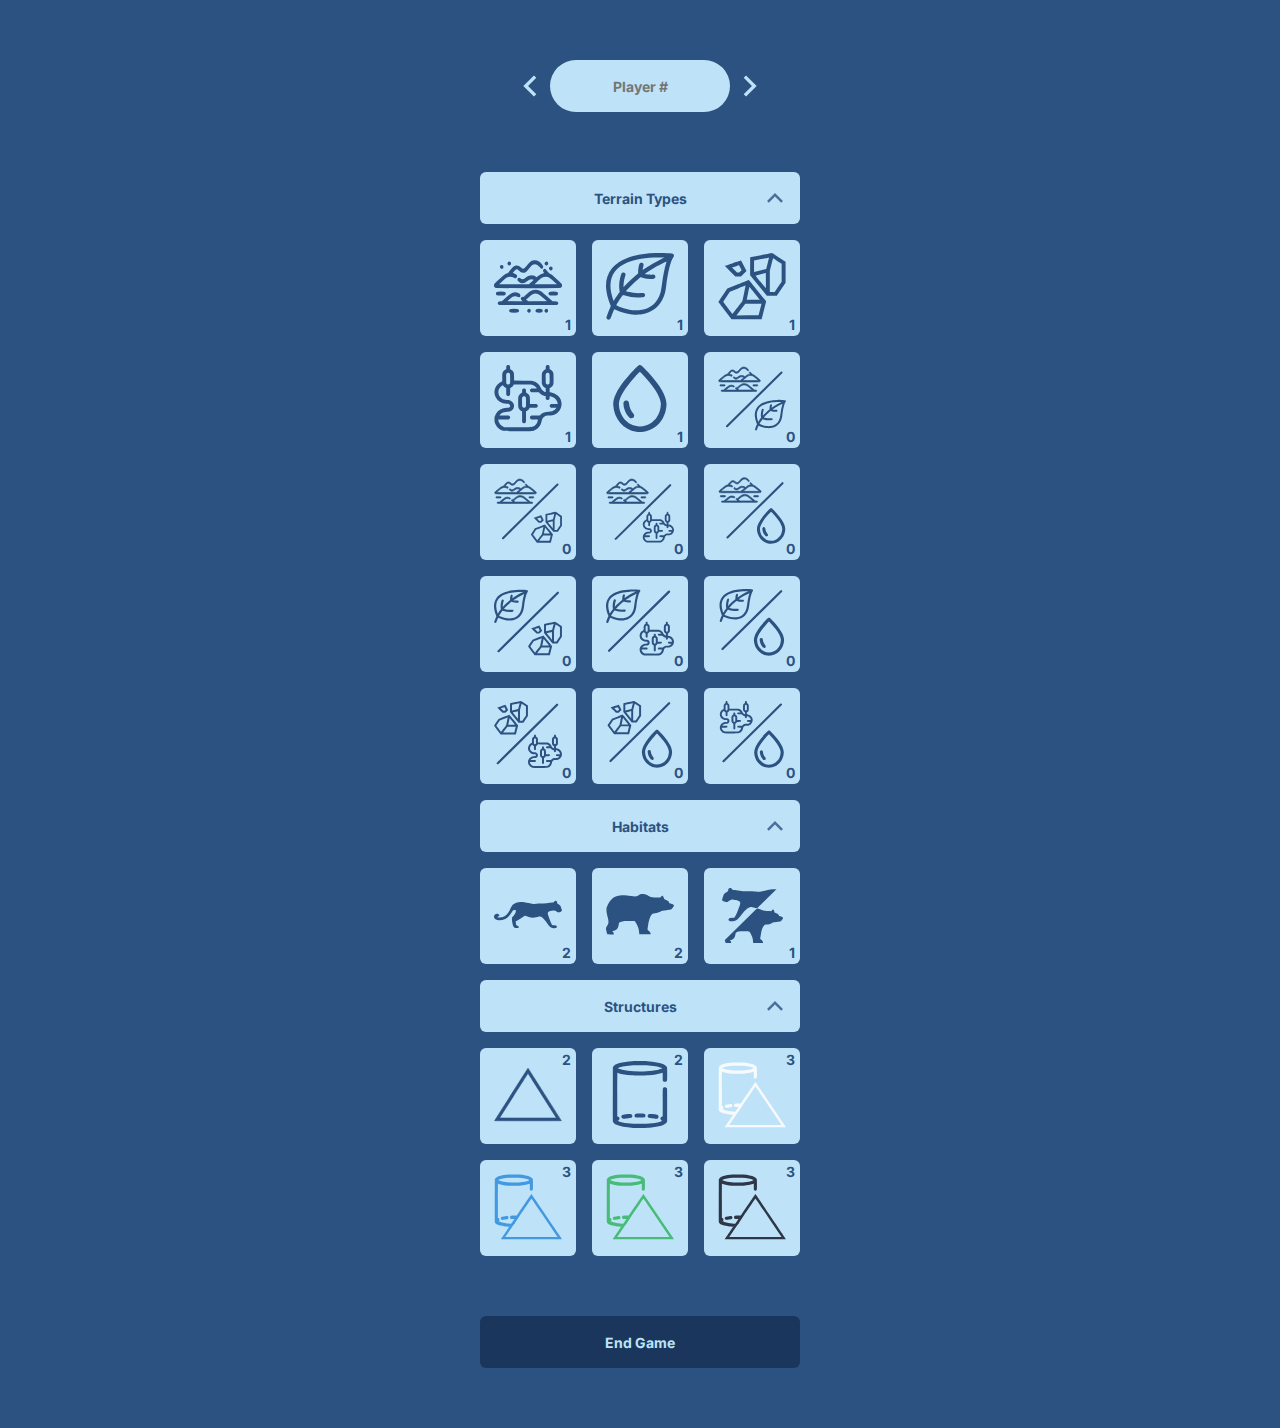
<file: index.html>
<!DOCTYPE html>
<html lang="en">

<head>
    <meta charset="UTF-8">
    <meta http-equiv="X-UA-Compatible" content="IE=edge">
    <meta name="viewport" content="width=device-width, initial-scale=1.0">
    <link rel="stylesheet" href="style.css">
    <title>Cryptid App</title>
</head>

<body>
    <header id="number-players">
        <img id="back-arrow" src="./images/0-back-arrow.svg" alt="Arrow pointing left">
        <input id="player-number" placeholder="Player #"></input>
        <img id="fwd-arrow" src="./images/0-back-arrow.svg" alt="Arrow pointing right">
    </header>
    
    <div class="main-container" id="main-container" >
        
        <section class ="buttons-section" id="terrain-types">
            <button class="section-title-button" id="terrain-types-button">
                Terrain Types
                <img class="arrow-down" src="./images/0-down-arrow.svg" alt="Arrow pointing down">
            </button>
            <button class="check-button">
                <img class="button-image" src="./images/1-desert.svg" alt="Terrain type: Desert">
                <span class="button-number">1</span> 
            </button>
            <button class="check-button">
                <img class="button-image" src="./images/2-forest.svg" alt="Terrain type: Forest">
                <span class="button-number">1</span> 
            </button>
            <button class="check-button">
                <img class="button-image" src="./images/3-mountain.svg" alt="Terrain type: Mountain">
                <span class="button-number">1</span> 
            </button>
            <button class="check-button">
                <img class="button-image" src="./images/4-swamp.svg" alt="Terrain type: Swamp">
                <span class="button-number">1</span> 
            </button>
            <button class="check-button">
                <img class="button-image" src="./images/5-lake.svg" alt="Terrain type: Lake">
                <span class="button-number">1</span> 
            </button>
            <button class="check-button">
                <img class="button-image" src="./images/6-desert-forest.svg" alt="Terrain type: Desert/Forest">
                <span class="button-number">0</span> 
            </button>
            <button class="check-button">
                <img class="button-image" src="./images/7-desert-mountain.svg" alt="Terrain type: Desert/Mountain">
                <span class="button-number">0</span> 
            </button>
            <button class="check-button">
                <img class="button-image" src="./images/8-desert-swamp.svg" alt="Terrain type: Desert/Swamp">
                <span class="button-number">0</span> 
            </button>
            <button class="check-button">
                <img class="button-image" src="./images/9-desert-lake.svg" alt="Terrain type: Desert/Lake">
                <span class="button-number">0</span> 
            </button>
            <button class="check-button">
                <img class="button-image" src="./images/10-forest-mountain.svg" alt="Terrain type: Forest/Mountain">
                <span class="button-number">0</span> 
            </button>
            <button class="check-button">
                <img class="button-image" src="./images/11-forest-swamp.svg" alt="Terrain type: Forest/Swamp">
                <span class="button-number">0</span> 
            </button>
            <button class="check-button">
                <img class="button-image" src="./images/12-forest-lake.svg" alt="Terrain type: Forest/Lake">
                <span class="button-number">0</span> 
            </button>
            <button class="check-button">
                <img class="button-image" src="./images/13-mountain-swamp.svg" alt="Terrain type: Mountain/Swamp">
                <span class="button-number">0</span> 
            </button>
            <button class="check-button">
                <img class="button-image" src="./images/14-mountain-lake.svg" alt="Terrain type: Mountain/Lake">
                <span class="button-number">0</span> 
            </button>
            <button class="check-button">
                <img class="button-image" src="./images/15-swamp-lake.svg" alt="Terrain type: Swamp/Lake">
                <span class="button-number">0</span> 
            </button>
        </section>
        <section class ="buttons-section" id="habitats">
            <button class="section-title-button" id="habitats-button">
                Habitats
                <img class="arrow-down" src="./images/0-down-arrow.svg" alt="Arrow pointing down">
            </button>
            <button class="check-button">
                <img class="button-image" src="./images/16-puma.svg" alt="Habitat type: Puma">
                <span class="button-number">2</span> 
            </button>
            <button class="check-button">
                <img class="button-image" src="./images/17-bear.svg" alt="Habitat type: Bear">
                <span class="button-number">2</span> 
            </button>
            <button class="check-button">
                <img class="button-image" src="./images/18-puma-bear.svg" alt="Habitat type: Puma/Bear">
                <span class="button-number">1</span> 
            </button>
        </section>
        <section class ="buttons-section" id="structures">
            <button class="section-title-button" id="structures-button">
                Structures
                <img class="arrow-down" src="./images/0-down-arrow.svg" alt="Arrow pointing down">
            </button>
            <button class="check-button">
                <img class="button-image" src="./images/19-shack.svg" alt="Structure type: Shack">
                <span class="button-number">2</span> 
            </button>
            <button class="check-button">
                <img class="button-image" src="./images/20-boulder.svg" alt="Structure type: Boulder">
                <span class="button-number">2</span> 
            </button>
            <button class="check-button">
                <img class="button-image" src="./images/21-white-structure.svg" alt="Structure color: White">
                <span class="button-number">3</span> 
            </button>
            <button class="check-button">
                <img class="button-image" src="./images/22-blue-structure.svg" alt="Structure color: Blue">
                <span class="button-number">3</span> 
            </button>
            <button class="check-button">
                <img class="button-image" src="./images/23-green-structure.svg" alt="Structure color: Green">
                <span class="button-number">3</span> 
            </button>
            <button class="check-button">
                <img class="button-image" src="./images/24-black-structure.svg" alt="Structure color: Black">
                <span class="button-number">3</span> 
            </button>
        </section>
    </div> 

    <div class="end-container" id="end-container">
        <span class="text-message" id="end-message">Are you sure?</span>
        <button class="confirmation-button" id="yes-button">Yes</button>
        <button class="confirmation-button" id="no-button">No</button>
    </div>

    <footer id="end-game">
        <button id="end-button">End Game</button>
    </footer>

<script src="./script.js"></script>

</body>

</html>
</file>
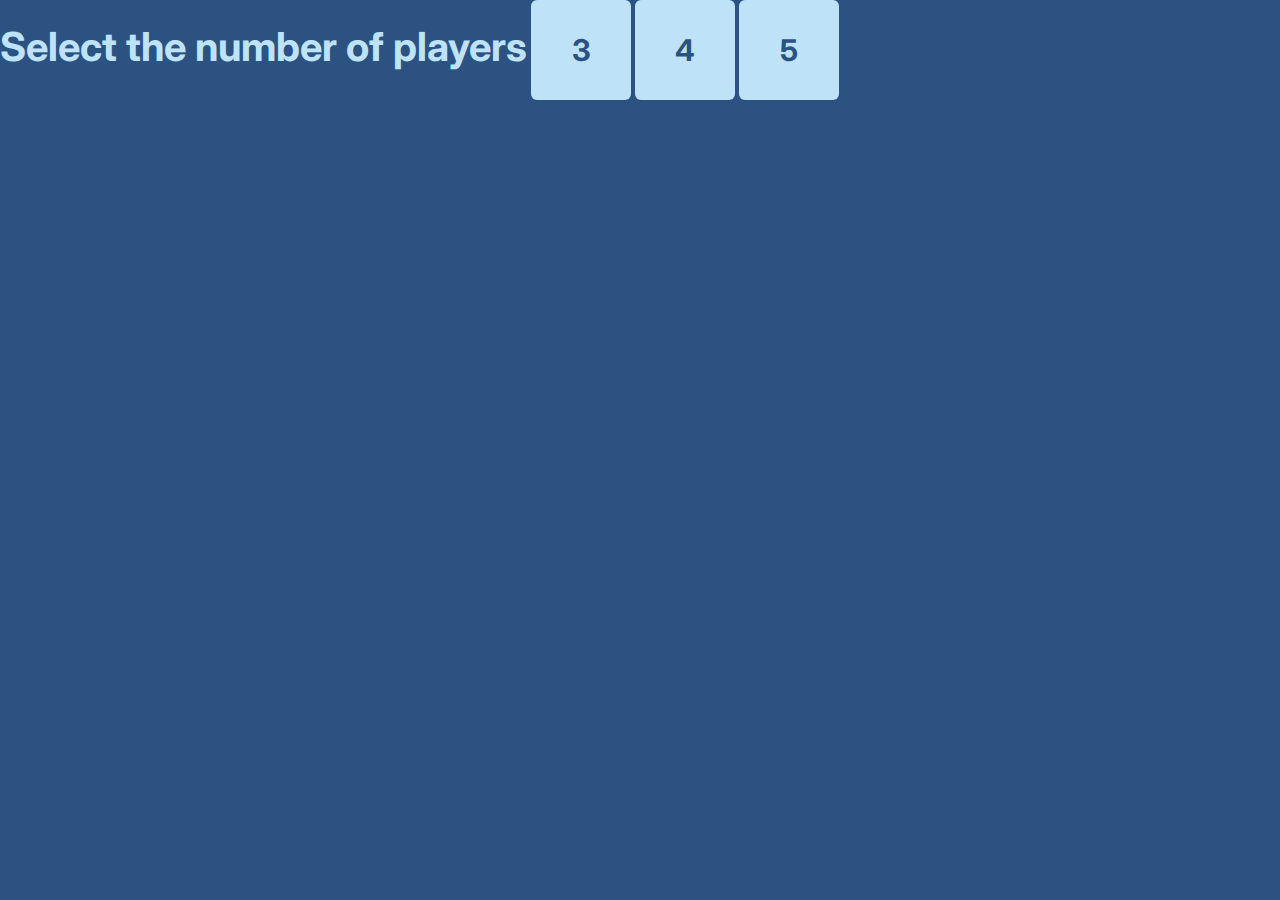
<file: home.html>
<!DOCTYPE html>
<html lang="en">

<head>
    <meta charset="UTF-8">
    <meta http-equiv="X-UA-Compatible" content="IE=edge">
    <meta name="viewport" content="width=device-width, initial-scale=1.0">
    <link rel="stylesheet" href="style.css">
    <title>Cryptid App</title>
</head>

<body>
    <div class="start-end-container">
        <span class="text-message">Select the number of players</span>
        <button class="home-button">3</button>
        <button class="home-button">4</button>
        <button class="home-button">5</button>
    </div>

    <script src="./script.js"></script>
</body>

</html>
</file>
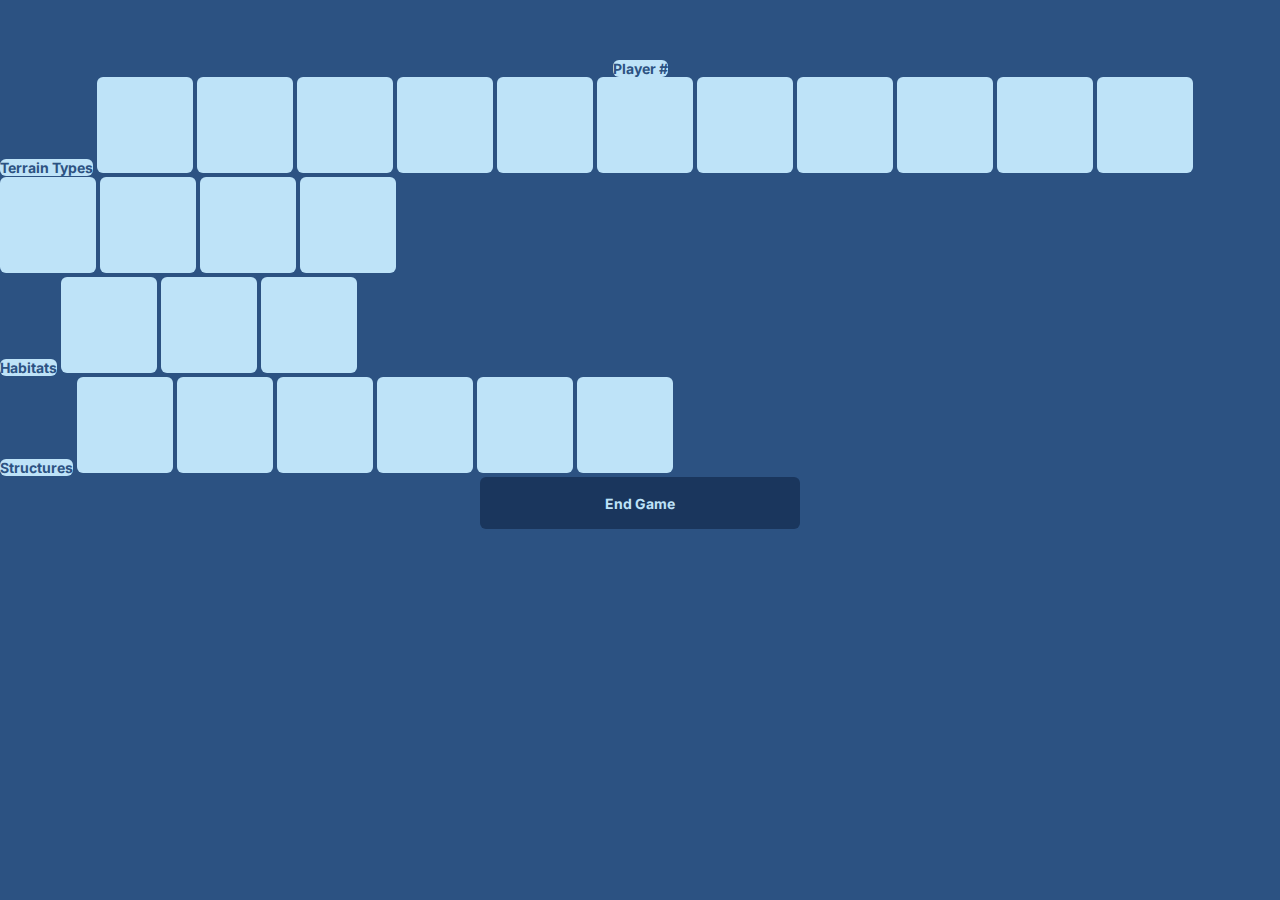
<file: main.html>
<!DOCTYPE html>

<html lang="en">

<head>
    <meta charset="UTF-8">
    <meta http-equiv="X-UA-Compatible" content="IE=edge">
    <meta name="viewport" content="width=device-width, initial-scale=1.0">
    <link rel="stylesheet" href="style.css">
    <title>Cryptid App</title>
</head>

<body>
    <header id="number-players">
        <button class="player-number">Player #</button>
    </header>
    
    <div id="main-container"> 
        <section class ="button-section" id="terrain-types">
            <button class="section-title" id="terrain-types">Terrain Types</button>
            <button class="check-button"></button>
            <button class="check-button"></button>
            <button class="check-button"></button>
            <button class="check-button"></button>
            <button class="check-button"></button>
            <button class="check-button"></button>
            <button class="check-button"></button>
            <button class="check-button"></button>
            <button class="check-button"></button>
            <button class="check-button"></button>
            <button class="check-button"></button>
            <button class="check-button"></button>
            <button class="check-button"></button>
            <button class="check-button"></button>
            <button class="check-button"></button>
        </section>
        <section class ="button-section" id="habitats">
            <button class="section-title" id="habitats">Habitats</button>
            <button class="check-button"></button>
            <button class="check-button"></button>
            <button class="check-button"></button>
        </section>
        <section class ="button-section" id="structures">
            <button class="section-title" id="structures">Structures</button>
            <button class="check-button"></button>
            <button class="check-button"></button>
            <button class="check-button"></button>
            <button class="check-button"></button>
            <button class="check-button"></button>
            <button class="check-button"></button>
        </section>
    </div>    

    <footer id="end-game">
        <button id="end-button">End Game</button>
    </footer>
</body>

</html>
</file>
<file: style.css>
/*geral*/

@import url('https://fonts.googleapis.com/css2?family=Inter:wght@400;700&display=swap');

*{
    padding: 0;
    margin: 0;
    font-family: Inter;
    scroll-behavior: smooth;
}

body{
    background-color: #2C5282;
}

/*header do index*/
#number-players{
    display: flex;
    justify-content: center;
    margin-top: 60px;
}

button{
    background-color: #BEE3F8;
    font-size: 14px;
    font-weight: bold;
    color: #2C5282;
    cursor: pointer;
    border-radius: 6px;
    border: none;
}

#player-number{
    height: 52px;
    width: 180px;
    border-radius: 50px;   
    background-color: #BEE3F8;
    font-size: 14px;
    font-weight: bold;
    color: #2C5282;
    cursor: pointer;
    border: none;
    text-align: center;
}

.main-container{
    display: flex;
    flex-direction: column;
    align-items: center;
    justify-content: center;
    gap: 16px; 
    padding: 60px 0;
}

.buttons-section{
    display: flex;
    flex-wrap: wrap;
    align-items: center;
    justify-content: center; 
    gap: 16px;
    max-width: 320px;
}

.section-title-button{
    height: 52px;
    width: 320px;
    position: relative;
}

.hide > .check-button {
    display: none;
}

.hide-main {
    display: none;
}

.check-button{
    height: 96px;
    width: 96px;
    position: relative;
}

.check-button > * {
    pointer-events: none;
}

.check-button--clicked{
    opacity: 30%;
}

/*footer do index*/
#end-game{
    display: flex;
    justify-content: center;
    margin-bottom: 60px;
}

#end-button{
    height: 52px;
    width: 320px;
    background-color: #1A365D;
    color: #BEE3F8;
}

/*exclusivos home e end pages*/
.end-container{
    display: none;
}

.end-container--modal{
    display: flex;
    flex-direction: column;
    justify-content: center;
    align-items: center;
    gap: 20px;
    width: 320px;
    margin: 0 auto;
    position: fixed;
    z-index: 1000;
    top: 0;
    right: 0;
    left: 0;
    bottom: 0;
    background-color:#2C5282;
}

.text-message{
    font-size: 40px;
    font-weight: 700;
    color: #BEE3F8;
    text-align: center;
}

.home-button{
    height: 100px;
    width: 100px;
    font-size: 30px;
}

.confirmation-button{
    height: 52px;
    width: 100%;
}

#end-message{
    margin-bottom: 40px;
}

.button-image{
    height: 70%;
    width: 70%;
}

.button-number{
    position: absolute;
    right: 5px;
    bottom: 3px;
}

#structures > .check-button > .button-number{
    top: 3px;
}

.arrow-down{
    position: absolute;
    right: 5px;
    top: 6px;
    transform: scale(0.75) rotate(180deg);
    transition: 200ms;
}

.arrow-up{
    transform: scale(0.75) rotate(0deg);
    transition: 200ms;
}

#fwd-arrow{
    transform: rotate(180deg);
}
</file>
